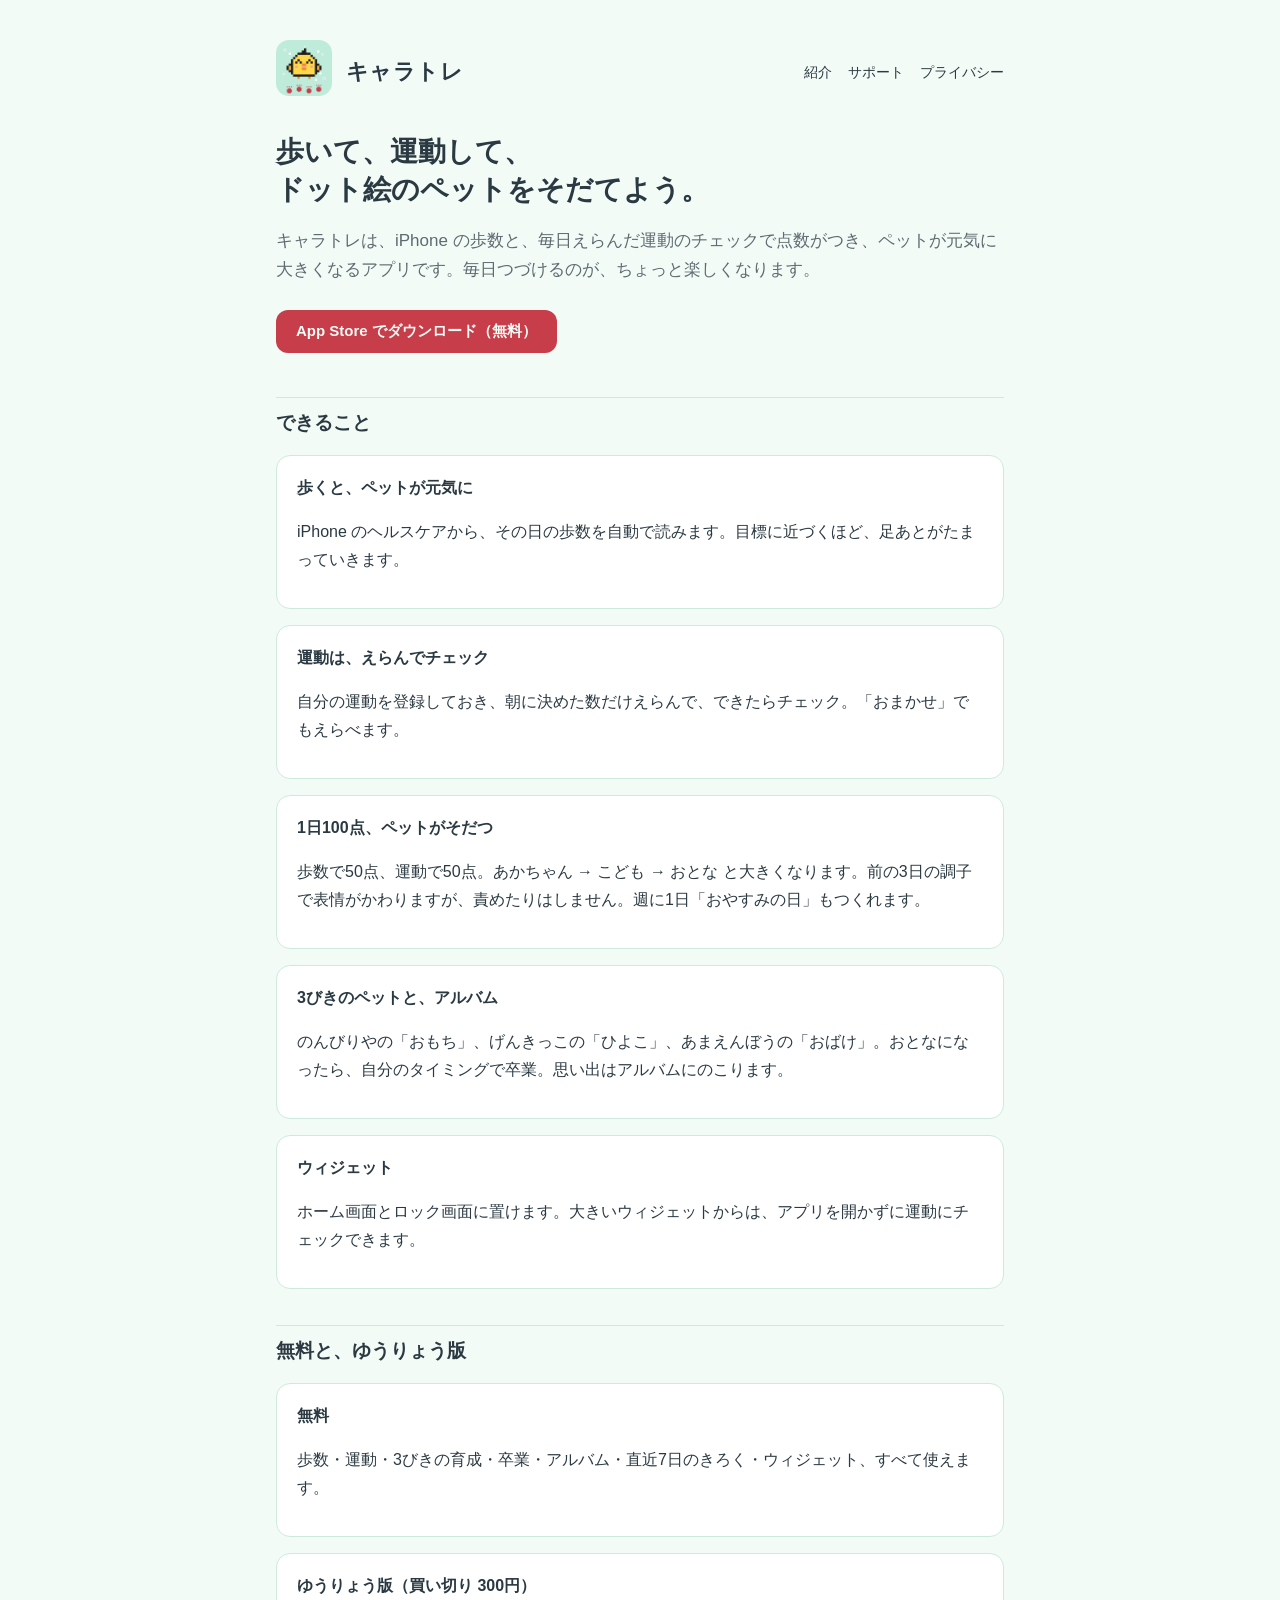
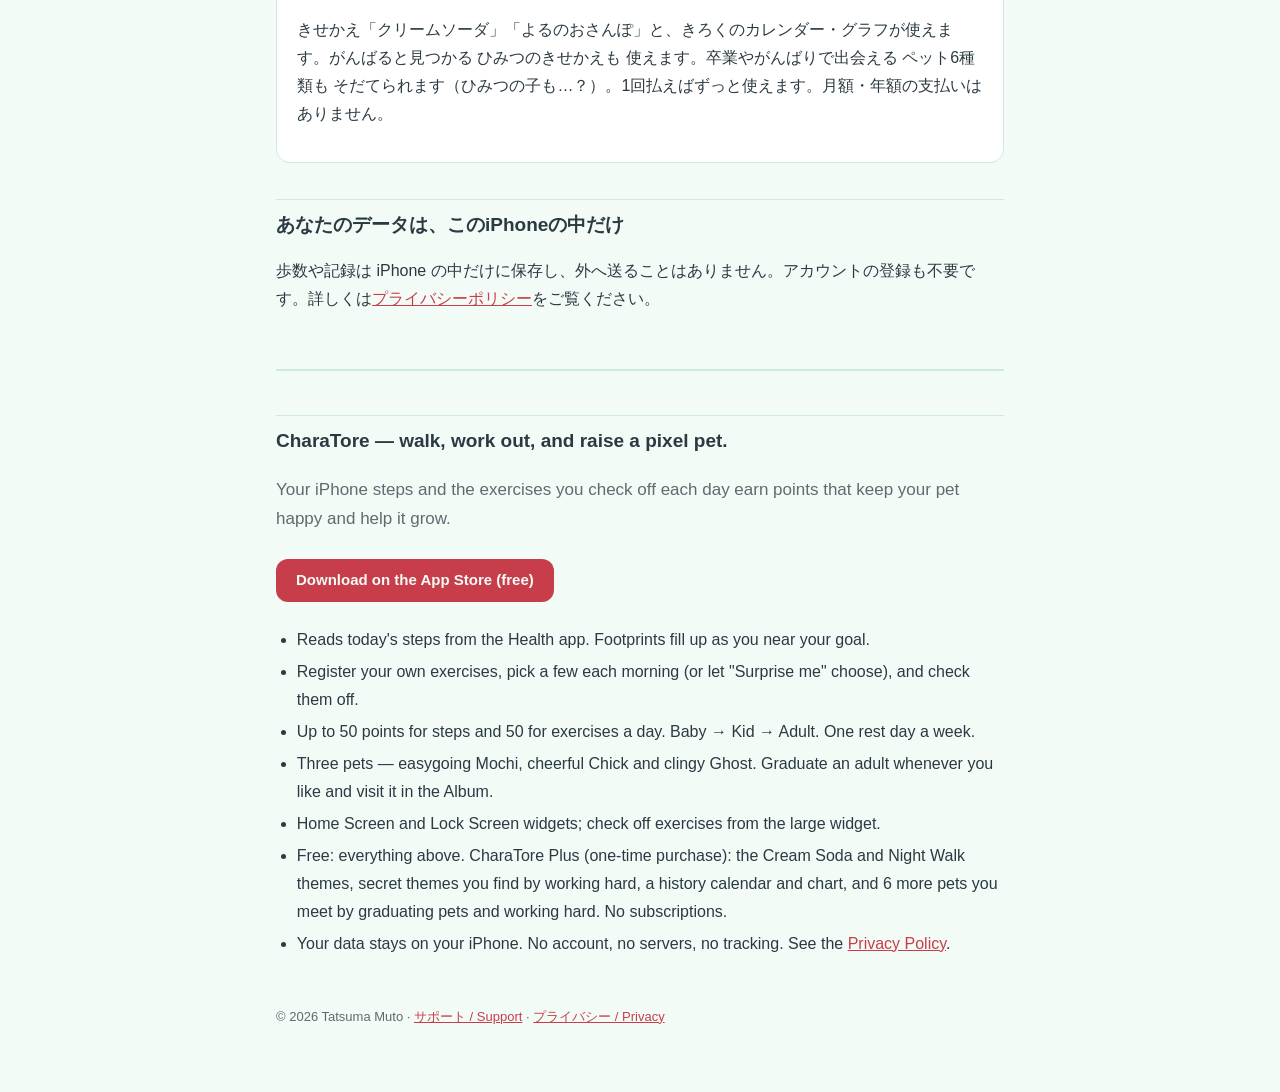
<file: index.html>
<!doctype html>
<html lang="ja">
<head>
<meta charset="utf-8">
<meta name="viewport" content="width=device-width, initial-scale=1">
<title>キャラトレ — 歩数と運動でドット絵ペットがそだつ / CharaTore — Walk & work out, raise a pet</title>
<meta name="description" content="キャラトレは、iPhone の歩数と、毎日えらんだ運動のチェックで、ドット絵のペットをそだてるアプリです。 CharaTore is an iPhone app where your steps and daily exercises raise a pixel pet.">
<link rel="icon" href="icon.png">
<link rel="stylesheet" href="style.css">
</head>
<body>
<main>
  <header class="site">
    <a href="index.html" aria-label="キャラトレ"><img src="icon.png" alt=""></a>
    <a href="index.html" class="name">キャラトレ</a>
    <nav><a href="index.html">紹介</a><a href="support.html">サポート</a><a href="privacy.html">プライバシー</a></nav>
  </header>

  <h1>歩いて、運動して、<br>ドット絵のペットをそだてよう。</h1>
  <p class="lead">キャラトレは、iPhone の歩数と、毎日えらんだ運動のチェックで点数がつき、ペットが元気に大きくなるアプリです。毎日つづけるのが、ちょっと楽しくなります。</p>
  <a class="badge store" href="https://apps.apple.com/jp/app/id6832376518">App Store でダウンロード（無料）</a>

  <h2>できること</h2>
  <div class="card"><h3>歩くと、ペットが元気に</h3><p>iPhone のヘルスケアから、その日の歩数を自動で読みます。目標に近づくほど、足あとがたまっていきます。</p></div>
  <div class="card"><h3>運動は、えらんでチェック</h3><p>自分の運動を登録しておき、朝に決めた数だけえらんで、できたらチェック。「おまかせ」でもえらべます。</p></div>
  <div class="card"><h3>1日100点、ペットがそだつ</h3><p>歩数で50点、運動で50点。あかちゃん → こども → おとな と大きくなります。前の3日の調子で表情がかわりますが、責めたりはしません。週に1日「おやすみの日」もつくれます。</p></div>
  <div class="card"><h3>3びきのペットと、アルバム</h3><p>のんびりやの「おもち」、げんきっこの「ひよこ」、あまえんぼうの「おばけ」。おとなになったら、自分のタイミングで卒業。思い出はアルバムにのこります。</p></div>
  <div class="card"><h3>ウィジェット</h3><p>ホーム画面とロック画面に置けます。大きいウィジェットからは、アプリを開かずに運動にチェックできます。</p></div>

  <h2>無料と、ゆうりょう版</h2>
  <div class="card"><h3>無料</h3><p>歩数・運動・3びきの育成・卒業・アルバム・直近7日のきろく・ウィジェット、すべて使えます。</p></div>
  <div class="card"><h3>ゆうりょう版（買い切り 300円）</h3><p>きせかえ「クリームソーダ」「よるのおさんぽ」と、きろくのカレンダー・グラフが使えます。がんばると見つかる ひみつのきせかえも 使えます。卒業やがんばりで出会える ペット6種類も そだてられます（ひみつの子も…？）。1回払えばずっと使えます。月額・年額の支払いはありません。</p></div>

  <h2>あなたのデータは、このiPhoneの中だけ</h2>
  <p>歩数や記録は iPhone の中だけに保存し、外へ送ることはありません。アカウントの登録も不要です。詳しくは<a href="privacy.html">プライバシーポリシー</a>をご覧ください。</p>

  <section class="lang" lang="en">
    <h2>CharaTore — walk, work out, and raise a pixel pet.</h2>
    <p class="lead">Your iPhone steps and the exercises you check off each day earn points that keep your pet happy and help it grow.</p>
    <p><a class="badge store" href="https://apps.apple.com/app/id6832376518">Download on the App Store (free)</a></p>
    <ul>
      <li>Reads today's steps from the Health app. Footprints fill up as you near your goal.</li>
      <li>Register your own exercises, pick a few each morning (or let "Surprise me" choose), and check them off.</li>
      <li>Up to 50 points for steps and 50 for exercises a day. Baby → Kid → Adult. One rest day a week.</li>
      <li>Three pets — easygoing Mochi, cheerful Chick and clingy Ghost. Graduate an adult whenever you like and visit it in the Album.</li>
      <li>Home Screen and Lock Screen widgets; check off exercises from the large widget.</li>
      <li>Free: everything above. CharaTore Plus (one-time purchase): the Cream Soda and Night Walk themes, secret themes you find by working hard, a history calendar and chart, and 6 more pets you meet by graduating pets and working hard. No subscriptions.</li>
      <li>Your data stays on your iPhone. No account, no servers, no tracking. See the <a href="privacy.html">Privacy Policy</a>.</li>
    </ul>
  </section>

  <footer>© 2026 Tatsuma Muto · <a href="support.html">サポート / Support</a> · <a href="privacy.html">プライバシー / Privacy</a></footer>
</main>
</body>
</html>
</file>
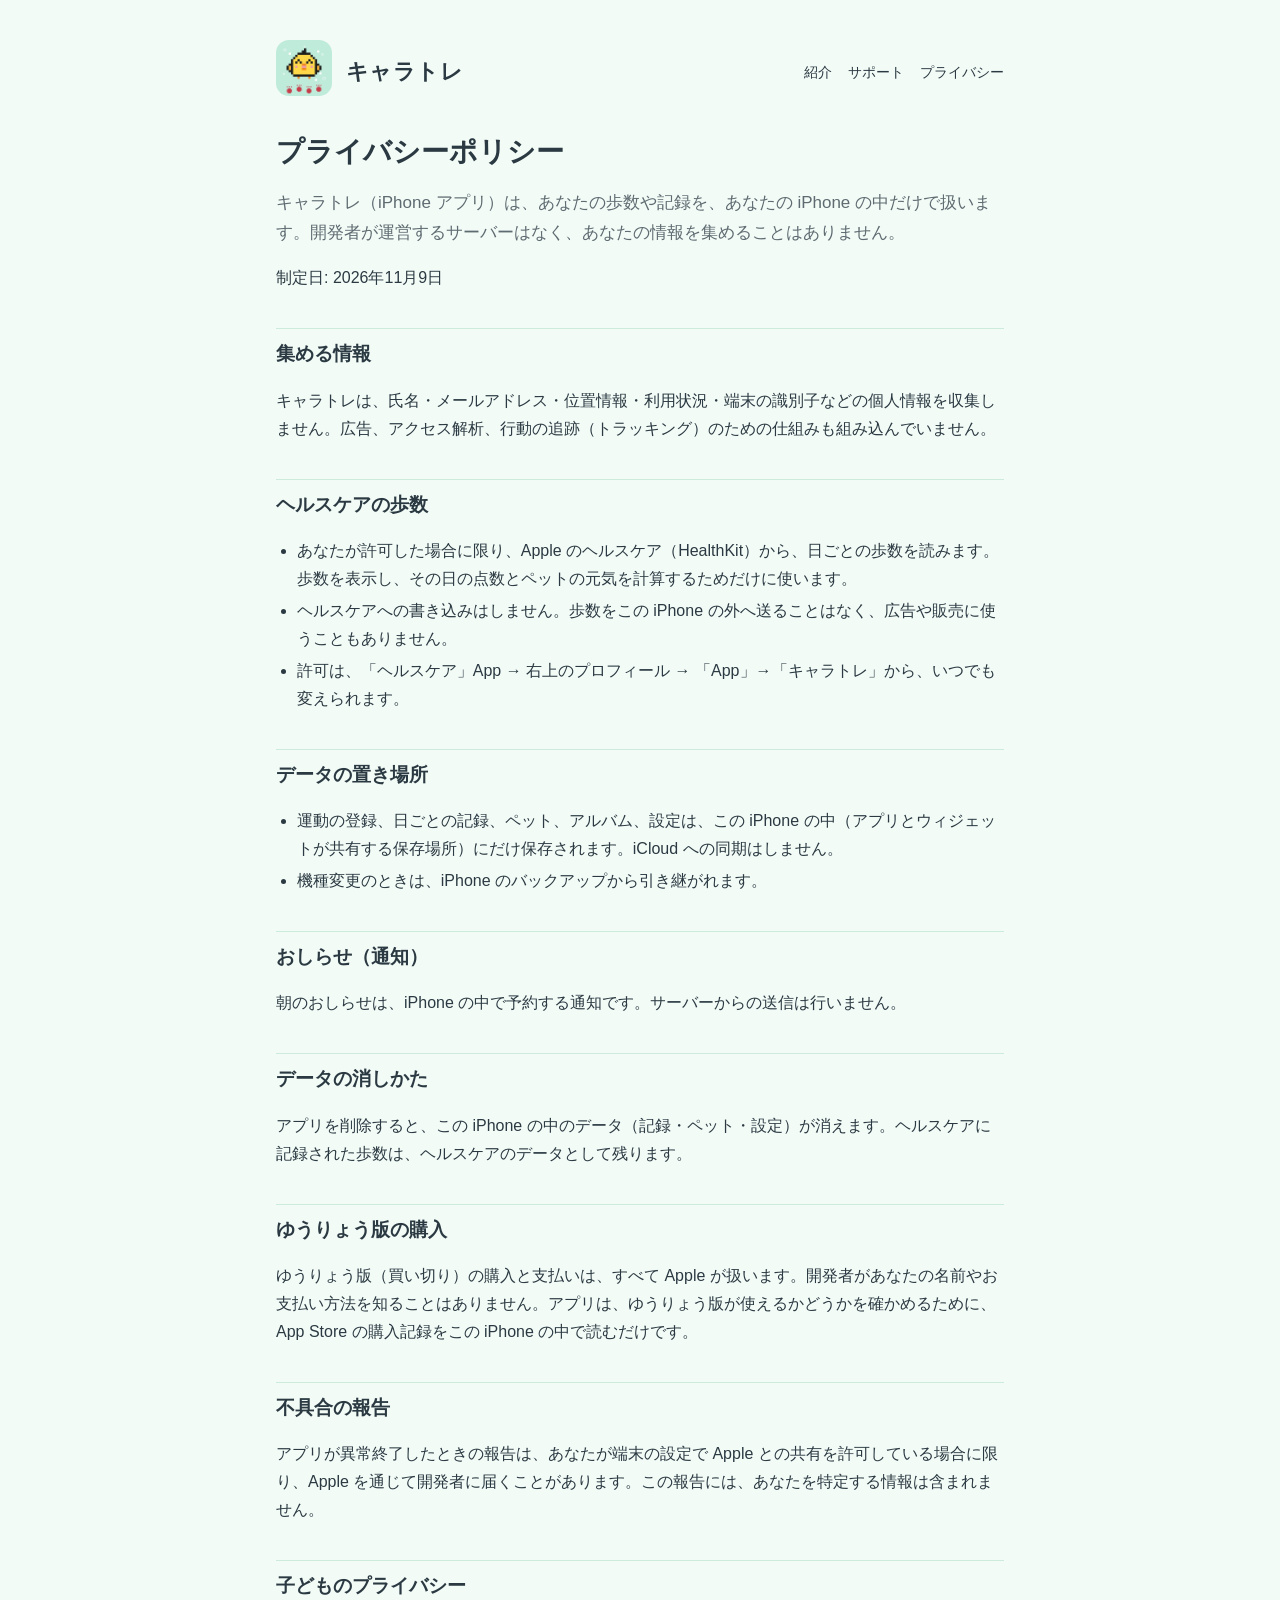
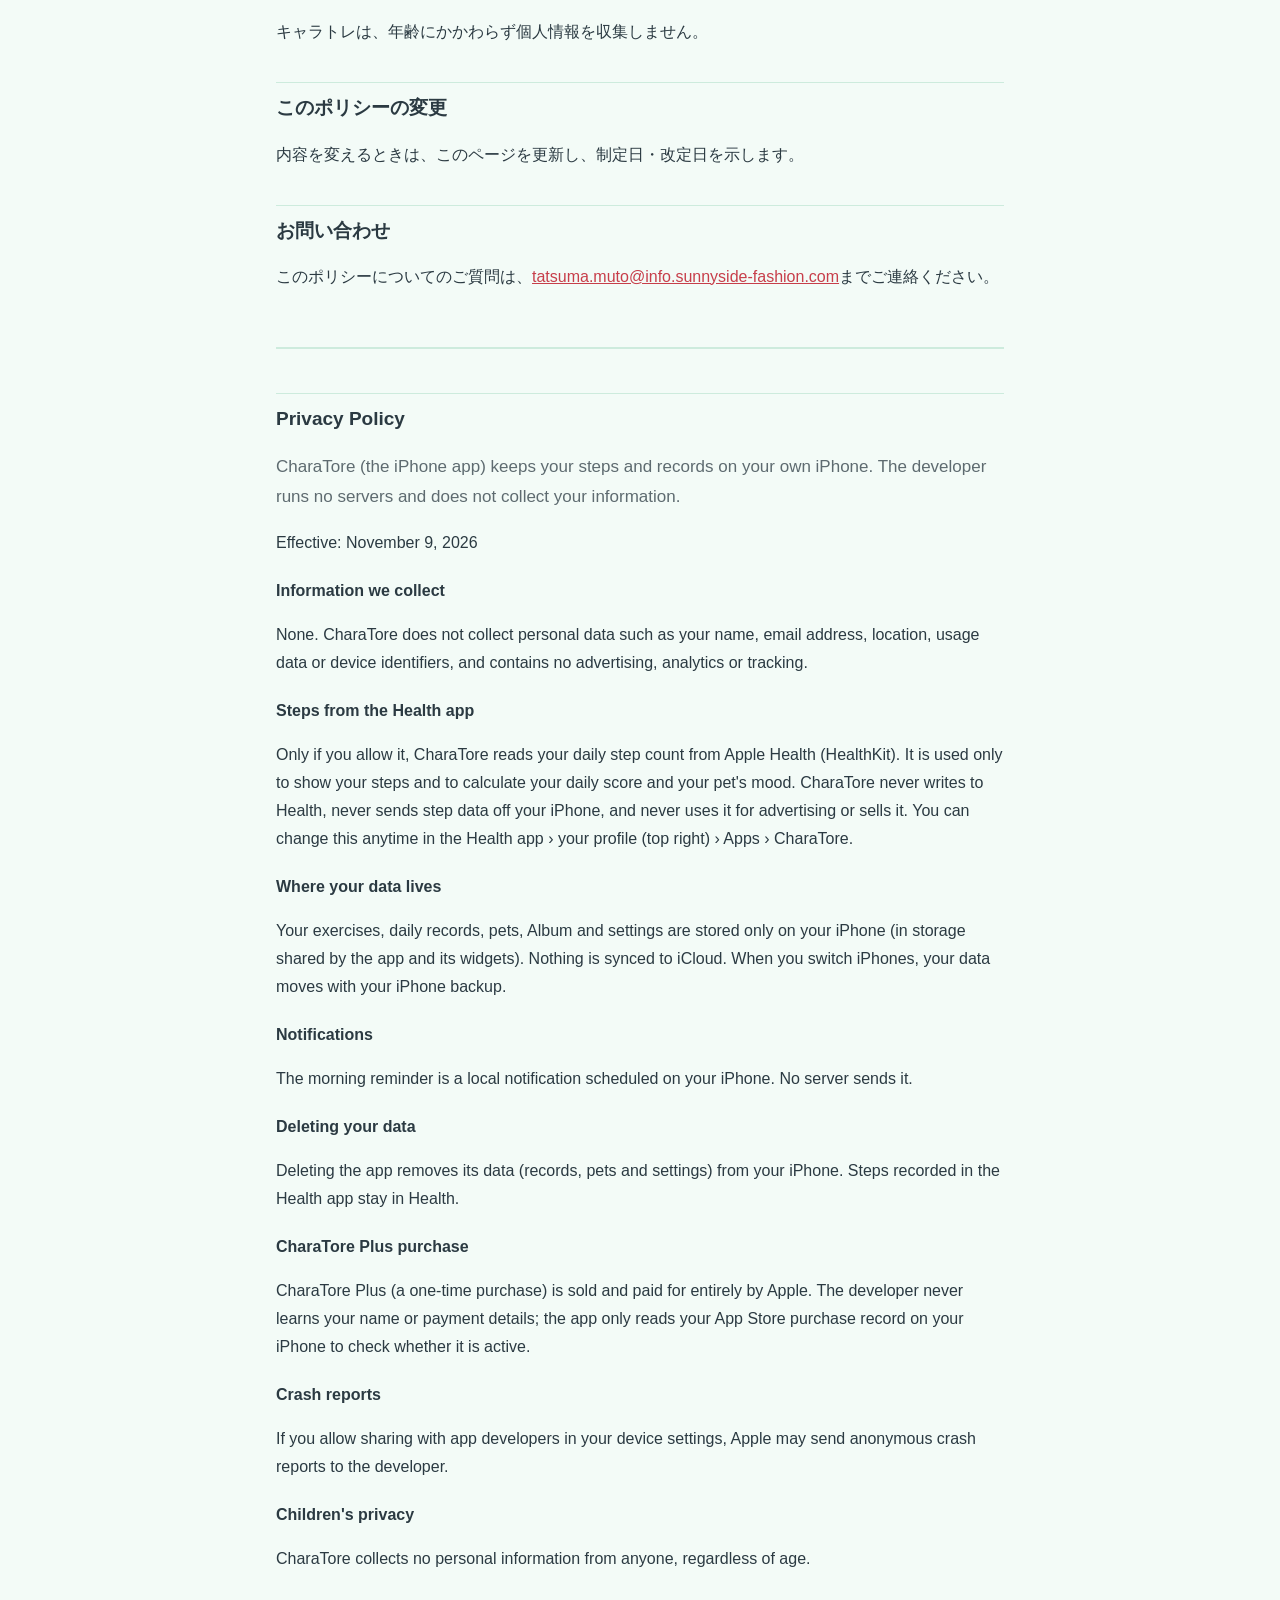
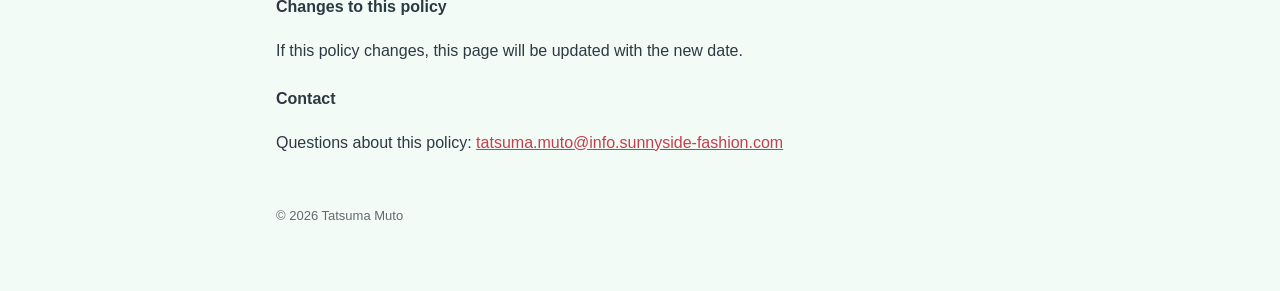
<file: privacy.html>
<!doctype html>
<html lang="ja">
<head>
<meta charset="utf-8">
<meta name="viewport" content="width=device-width, initial-scale=1">
<title>プライバシーポリシー — キャラトレ</title>
<link rel="icon" href="icon.png">
<link rel="stylesheet" href="style.css">
</head>
<body>
<main>
  <header class="site">
    <a href="index.html" aria-label="キャラトレ"><img src="icon.png" alt=""></a>
    <a href="index.html" class="name">キャラトレ</a>
    <nav><a href="index.html">紹介</a><a href="support.html">サポート</a><a href="privacy.html">プライバシー</a></nav>
  </header>

  <h1>プライバシーポリシー</h1>
  <p class="lead">キャラトレ（iPhone アプリ）は、あなたの歩数や記録を、あなたの iPhone の中だけで扱います。開発者が運営するサーバーはなく、あなたの情報を集めることはありません。</p>
  <p>制定日: 2026年11月9日</p>

  <h2>集める情報</h2>
  <p>キャラトレは、氏名・メールアドレス・位置情報・利用状況・端末の識別子などの個人情報を収集しません。広告、アクセス解析、行動の追跡（トラッキング）のための仕組みも組み込んでいません。</p>

  <h2>ヘルスケアの歩数</h2>
  <ul>
    <li>あなたが許可した場合に限り、Apple のヘルスケア（HealthKit）から、日ごとの歩数を読みます。歩数を表示し、その日の点数とペットの元気を計算するためだけに使います。</li>
    <li>ヘルスケアへの書き込みはしません。歩数をこの iPhone の外へ送ることはなく、広告や販売に使うこともありません。</li>
    <li>許可は、「ヘルスケア」App → 右上のプロフィール → 「App」→「キャラトレ」から、いつでも変えられます。</li>
  </ul>

  <h2>データの置き場所</h2>
  <ul>
    <li>運動の登録、日ごとの記録、ペット、アルバム、設定は、この iPhone の中（アプリとウィジェットが共有する保存場所）にだけ保存されます。iCloud への同期はしません。</li>
    <li>機種変更のときは、iPhone のバックアップから引き継がれます。</li>
  </ul>

  <h2>おしらせ（通知）</h2>
  <p>朝のおしらせは、iPhone の中で予約する通知です。サーバーからの送信は行いません。</p>

  <h2>データの消しかた</h2>
  <p>アプリを削除すると、この iPhone の中のデータ（記録・ペット・設定）が消えます。ヘルスケアに記録された歩数は、ヘルスケアのデータとして残ります。</p>

  <h2>ゆうりょう版の購入</h2>
  <p>ゆうりょう版（買い切り）の購入と支払いは、すべて Apple が扱います。開発者があなたの名前やお支払い方法を知ることはありません。アプリは、ゆうりょう版が使えるかどうかを確かめるために、App Store の購入記録をこの iPhone の中で読むだけです。</p>

  <h2>不具合の報告</h2>
  <p>アプリが異常終了したときの報告は、あなたが端末の設定で Apple との共有を許可している場合に限り、Apple を通じて開発者に届くことがあります。この報告には、あなたを特定する情報は含まれません。</p>

  <h2>子どものプライバシー</h2>
  <p>キャラトレは、年齢にかかわらず個人情報を収集しません。</p>

  <h2>このポリシーの変更</h2>
  <p>内容を変えるときは、このページを更新し、制定日・改定日を示します。</p>

  <h2>お問い合わせ</h2>
  <p>このポリシーについてのご質問は、<a href="mailto:tatsuma.muto@info.sunnyside-fashion.com">tatsuma.muto@info.sunnyside-fashion.com</a>までご連絡ください。</p>

  <section class="lang" lang="en">
    <h2>Privacy Policy</h2>
    <p class="lead">CharaTore (the iPhone app) keeps your steps and records on your own iPhone. The developer runs no servers and does not collect your information.</p>
    <p>Effective: November 9, 2026</p>
    <h3>Information we collect</h3>
    <p>None. CharaTore does not collect personal data such as your name, email address, location, usage data or device identifiers, and contains no advertising, analytics or tracking.</p>
    <h3>Steps from the Health app</h3>
    <p>Only if you allow it, CharaTore reads your daily step count from Apple Health (HealthKit). It is used only to show your steps and to calculate your daily score and your pet's mood. CharaTore never writes to Health, never sends step data off your iPhone, and never uses it for advertising or sells it. You can change this anytime in the Health app › your profile (top right) › Apps › CharaTore.</p>
    <h3>Where your data lives</h3>
    <p>Your exercises, daily records, pets, Album and settings are stored only on your iPhone (in storage shared by the app and its widgets). Nothing is synced to iCloud. When you switch iPhones, your data moves with your iPhone backup.</p>
    <h3>Notifications</h3>
    <p>The morning reminder is a local notification scheduled on your iPhone. No server sends it.</p>
    <h3>Deleting your data</h3>
    <p>Deleting the app removes its data (records, pets and settings) from your iPhone. Steps recorded in the Health app stay in Health.</p>
    <h3>CharaTore Plus purchase</h3>
    <p>CharaTore Plus (a one-time purchase) is sold and paid for entirely by Apple. The developer never learns your name or payment details; the app only reads your App Store purchase record on your iPhone to check whether it is active.</p>
    <h3>Crash reports</h3>
    <p>If you allow sharing with app developers in your device settings, Apple may send anonymous crash reports to the developer.</p>
    <h3>Children's privacy</h3>
    <p>CharaTore collects no personal information from anyone, regardless of age.</p>
    <h3>Changes to this policy</h3>
    <p>If this policy changes, this page will be updated with the new date.</p>
    <h3>Contact</h3>
    <p>Questions about this policy: <a href="mailto:tatsuma.muto@info.sunnyside-fashion.com">tatsuma.muto@info.sunnyside-fashion.com</a></p>
  </section>

  <footer>© 2026 Tatsuma Muto</footer>
</main>
</body>
</html>
</file>
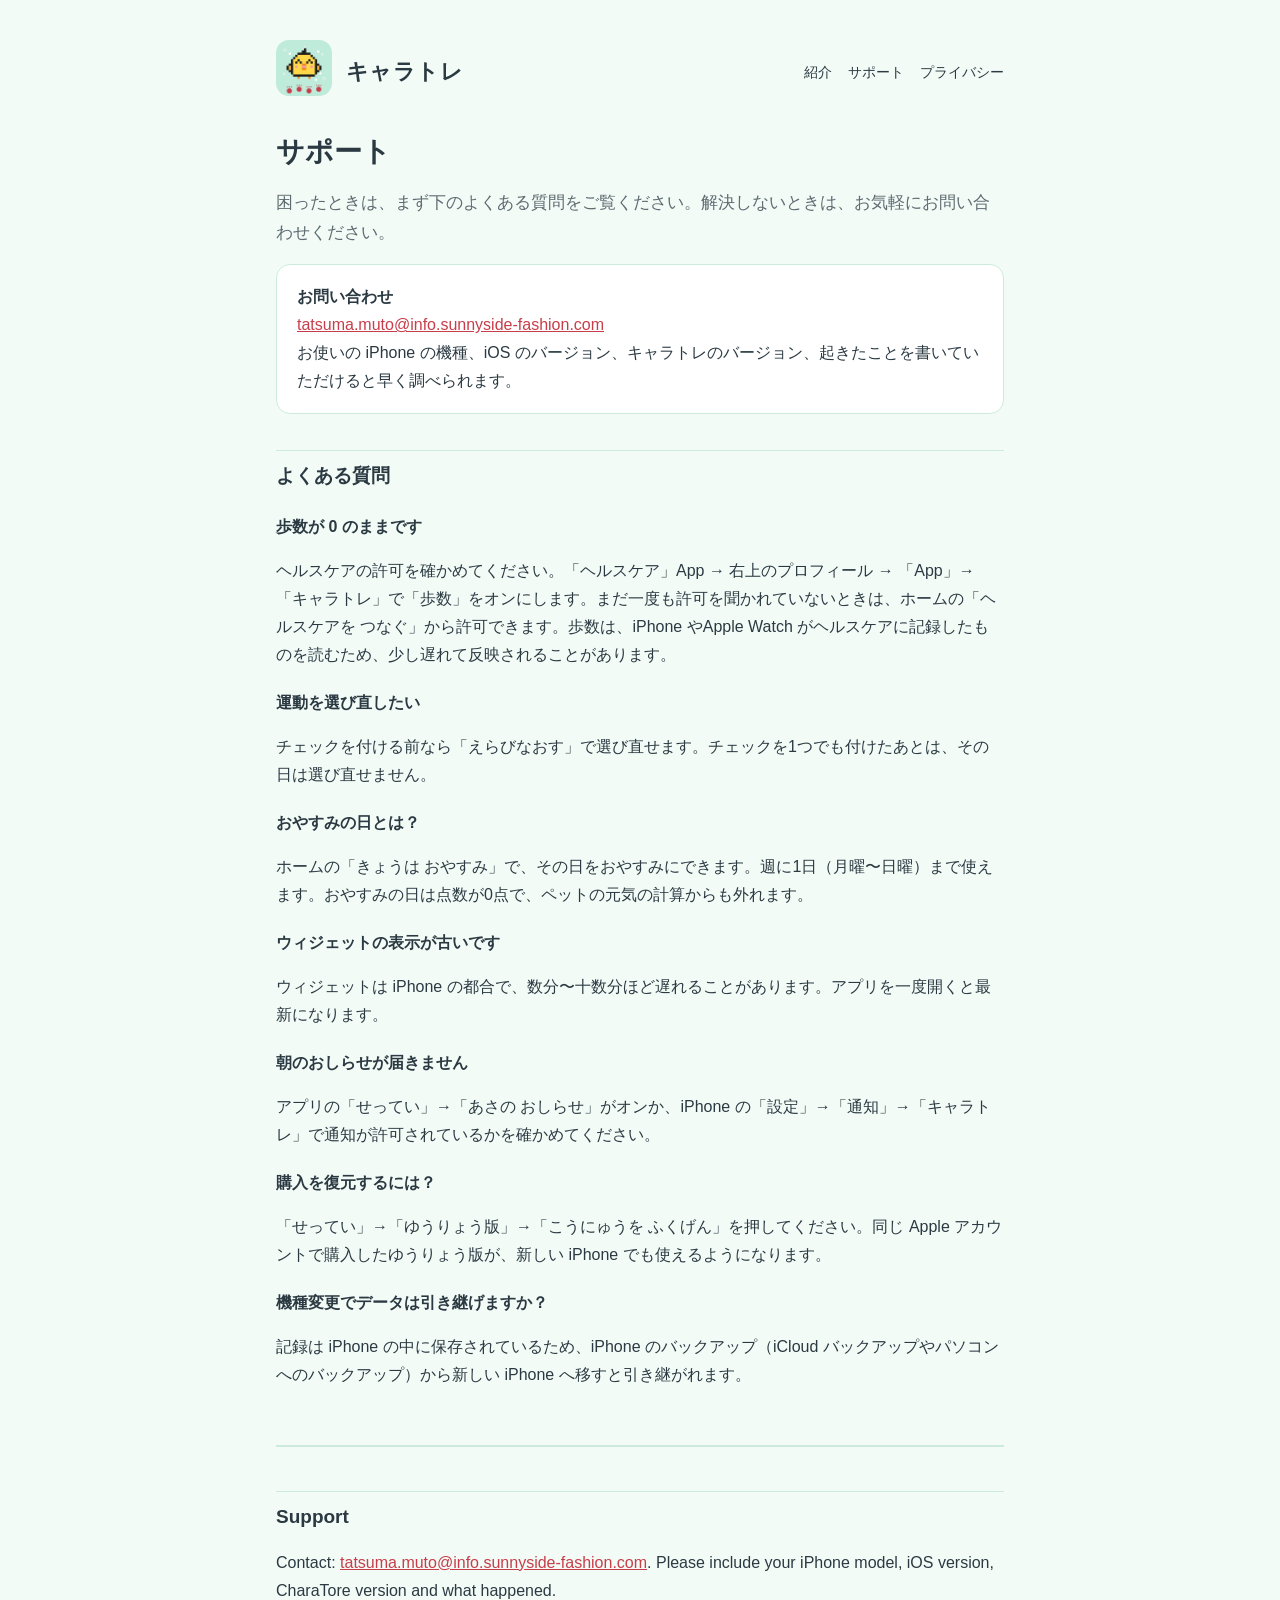
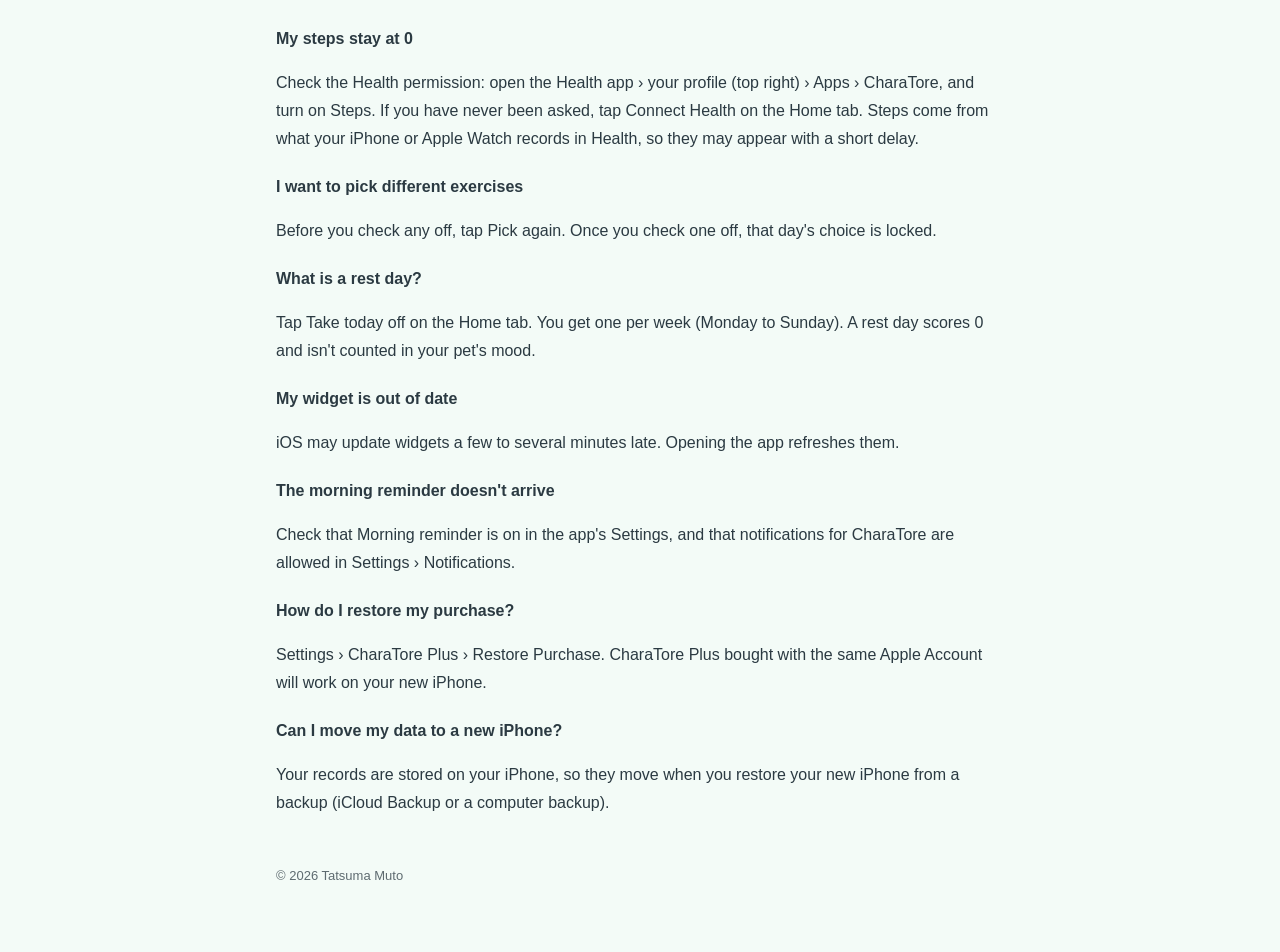
<file: support.html>
<!doctype html>
<html lang="ja">
<head>
<meta charset="utf-8">
<meta name="viewport" content="width=device-width, initial-scale=1">
<title>サポート — キャラトレ</title>
<link rel="icon" href="icon.png">
<link rel="stylesheet" href="style.css">
</head>
<body>
<main>
  <header class="site">
    <a href="index.html" aria-label="キャラトレ"><img src="icon.png" alt=""></a>
    <a href="index.html" class="name">キャラトレ</a>
    <nav><a href="index.html">紹介</a><a href="support.html">サポート</a><a href="privacy.html">プライバシー</a></nav>
  </header>

  <h1>サポート</h1>
  <p class="lead">困ったときは、まず下のよくある質問をご覧ください。解決しないときは、お気軽にお問い合わせください。</p>

  <div class="card">
    <strong>お問い合わせ</strong><br>
    <a href="mailto:tatsuma.muto@info.sunnyside-fashion.com">tatsuma.muto@info.sunnyside-fashion.com</a><br>
    お使いの iPhone の機種、iOS のバージョン、キャラトレのバージョン、起きたことを書いていただけると早く調べられます。
  </div>

  <h2>よくある質問</h2>

  <h3>歩数が 0 のままです</h3>
  <p>ヘルスケアの許可を確かめてください。「ヘルスケア」App → 右上のプロフィール → 「App」→「キャラトレ」で「歩数」をオンにします。まだ一度も許可を聞かれていないときは、ホームの「ヘルスケアを つなぐ」から許可できます。歩数は、iPhone やApple Watch がヘルスケアに記録したものを読むため、少し遅れて反映されることがあります。</p>

  <h3>運動を選び直したい</h3>
  <p>チェックを付ける前なら「えらびなおす」で選び直せます。チェックを1つでも付けたあとは、その日は選び直せません。</p>

  <h3>おやすみの日とは？</h3>
  <p>ホームの「きょうは おやすみ」で、その日をおやすみにできます。週に1日（月曜〜日曜）まで使えます。おやすみの日は点数が0点で、ペットの元気の計算からも外れます。</p>

  <h3>ウィジェットの表示が古いです</h3>
  <p>ウィジェットは iPhone の都合で、数分〜十数分ほど遅れることがあります。アプリを一度開くと最新になります。</p>

  <h3>朝のおしらせが届きません</h3>
  <p>アプリの「せってい」→「あさの おしらせ」がオンか、iPhone の「設定」→「通知」→「キャラトレ」で通知が許可されているかを確かめてください。</p>

  <h3>購入を復元するには？</h3>
  <p>「せってい」→「ゆうりょう版」→「こうにゅうを ふくげん」を押してください。同じ Apple アカウントで購入したゆうりょう版が、新しい iPhone でも使えるようになります。</p>

  <h3>機種変更でデータは引き継げますか？</h3>
  <p>記録は iPhone の中に保存されているため、iPhone のバックアップ（iCloud バックアップやパソコンへのバックアップ）から新しい iPhone へ移すと引き継がれます。</p>

  <section class="lang" lang="en">
    <h2>Support</h2>
    <p>Contact: <a href="mailto:tatsuma.muto@info.sunnyside-fashion.com">tatsuma.muto@info.sunnyside-fashion.com</a>. Please include your iPhone model, iOS version, CharaTore version and what happened.</p>
    <h3>My steps stay at 0</h3>
    <p>Check the Health permission: open the Health app › your profile (top right) › Apps › CharaTore, and turn on Steps. If you have never been asked, tap Connect Health on the Home tab. Steps come from what your iPhone or Apple Watch records in Health, so they may appear with a short delay.</p>
    <h3>I want to pick different exercises</h3>
    <p>Before you check any off, tap Pick again. Once you check one off, that day's choice is locked.</p>
    <h3>What is a rest day?</h3>
    <p>Tap Take today off on the Home tab. You get one per week (Monday to Sunday). A rest day scores 0 and isn't counted in your pet's mood.</p>
    <h3>My widget is out of date</h3>
    <p>iOS may update widgets a few to several minutes late. Opening the app refreshes them.</p>
    <h3>The morning reminder doesn't arrive</h3>
    <p>Check that Morning reminder is on in the app's Settings, and that notifications for CharaTore are allowed in Settings › Notifications.</p>
    <h3>How do I restore my purchase?</h3>
    <p>Settings › CharaTore Plus › Restore Purchase. CharaTore Plus bought with the same Apple Account will work on your new iPhone.</p>
    <h3>Can I move my data to a new iPhone?</h3>
    <p>Your records are stored on your iPhone, so they move when you restore your new iPhone from a backup (iCloud Backup or a computer backup).</p>
  </section>

  <footer>© 2026 Tatsuma Muto</footer>
</main>
</body>
</html>
</file>
<file: style.css>
:root { --accent: #C73E4A; --fg: #2B3A42; --sub: #5E6B70; --bg: #F3FBF7; --card: #ffffff; --line: #CDEBDD; }
@media (prefers-color-scheme: dark) {
  :root { --accent: #FF8C96; --fg: #EEF4F1; --sub: #A3B1AB; --bg: #161B1A; --card: #20272A; --line: #2F3B38; }
}
* { box-sizing: border-box; }
body { margin: 0; background: var(--bg); color: var(--fg); font: 16px/1.75 -apple-system, BlinkMacSystemFont, "Hiragino Sans", "Noto Sans JP", sans-serif; }
main { max-width: 760px; margin: 0 auto; padding: 40px 16px 64px; }
header.site { display: flex; align-items: center; gap: 14px; margin-bottom: 28px; }
header.site img { width: 56px; height: 56px; border-radius: 13px; }
header.site a { color: inherit; text-decoration: none; }
header.site .name { font-size: 22px; font-weight: 700; letter-spacing: .02em; }
nav { margin-left: auto; display: flex; gap: 16px; font-size: 14px; }
nav a { color: var(--sub); text-decoration: none; }
nav a:hover, a { color: var(--accent); }
h1 { font-size: 28px; line-height: 1.35; margin: 8px 0 12px; }
h2 { font-size: 19px; margin: 36px 0 8px; padding-top: 8px; border-top: 1px solid var(--line); }
h3 { font-size: 16px; margin: 20px 0 4px; }
.lead { color: var(--sub); font-size: 17px; }
.card { background: var(--card); border: 1px solid var(--line); border-radius: 14px; padding: 18px 20px; margin: 16px 0; }
.card h3 { margin-top: 0; }
.badge { display: inline-block; margin: 8px 0; padding: 10px 20px; border-radius: 12px; background: var(--line); color: var(--sub); font-weight: 700; font-size: 15px; line-height: 1.5; cursor: default; }
a.badge.store { background: var(--accent); color: var(--bg); text-decoration: none; cursor: pointer; }
a.badge.store:hover { opacity: 0.9; }
ul { padding-left: 1.3em; }
li { margin: 4px 0; }
.lang { margin-top: 56px; padding-top: 8px; border-top: 2px solid var(--line); }
footer { color: var(--sub); font-size: 13px; margin-top: 48px; }
@media (max-width: 520px) { header.site { flex-wrap: wrap; } nav { margin-left: 0; width: 100%; } h1 { font-size: 24px; } }
</file>
